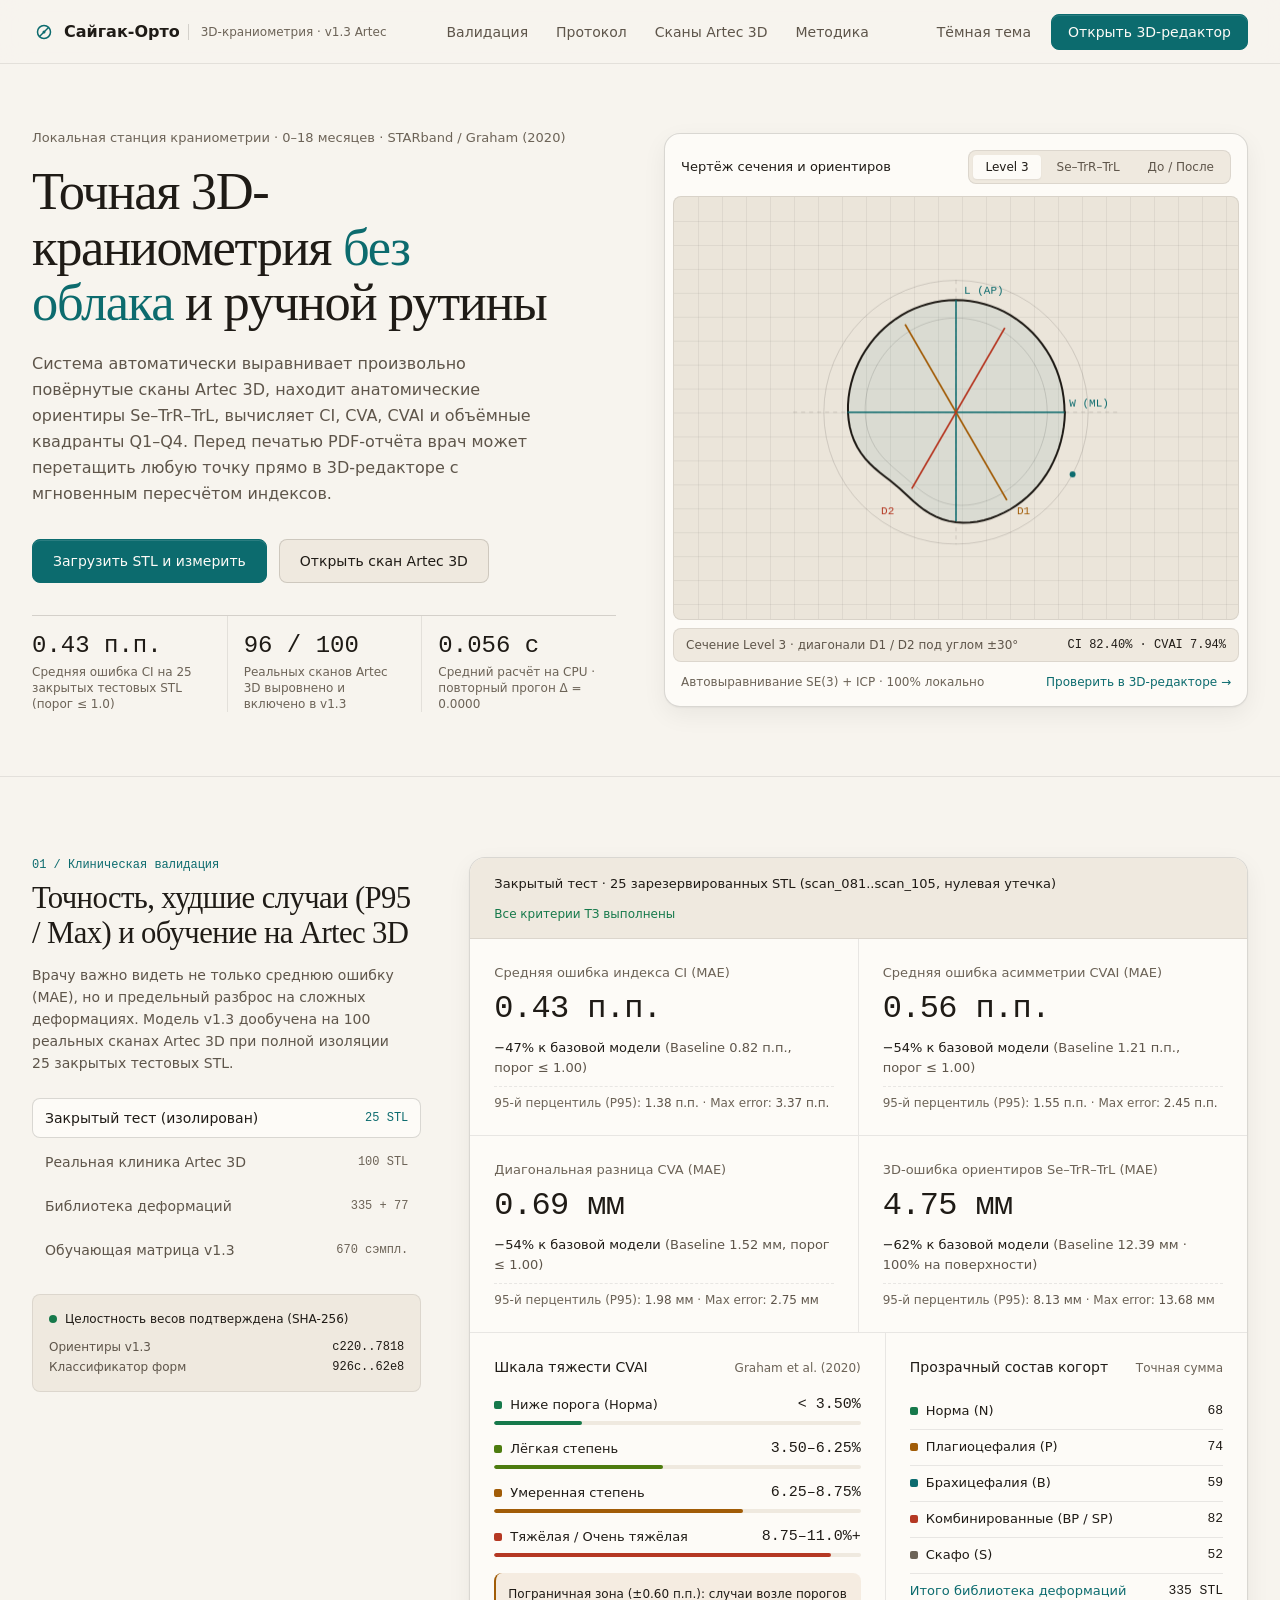
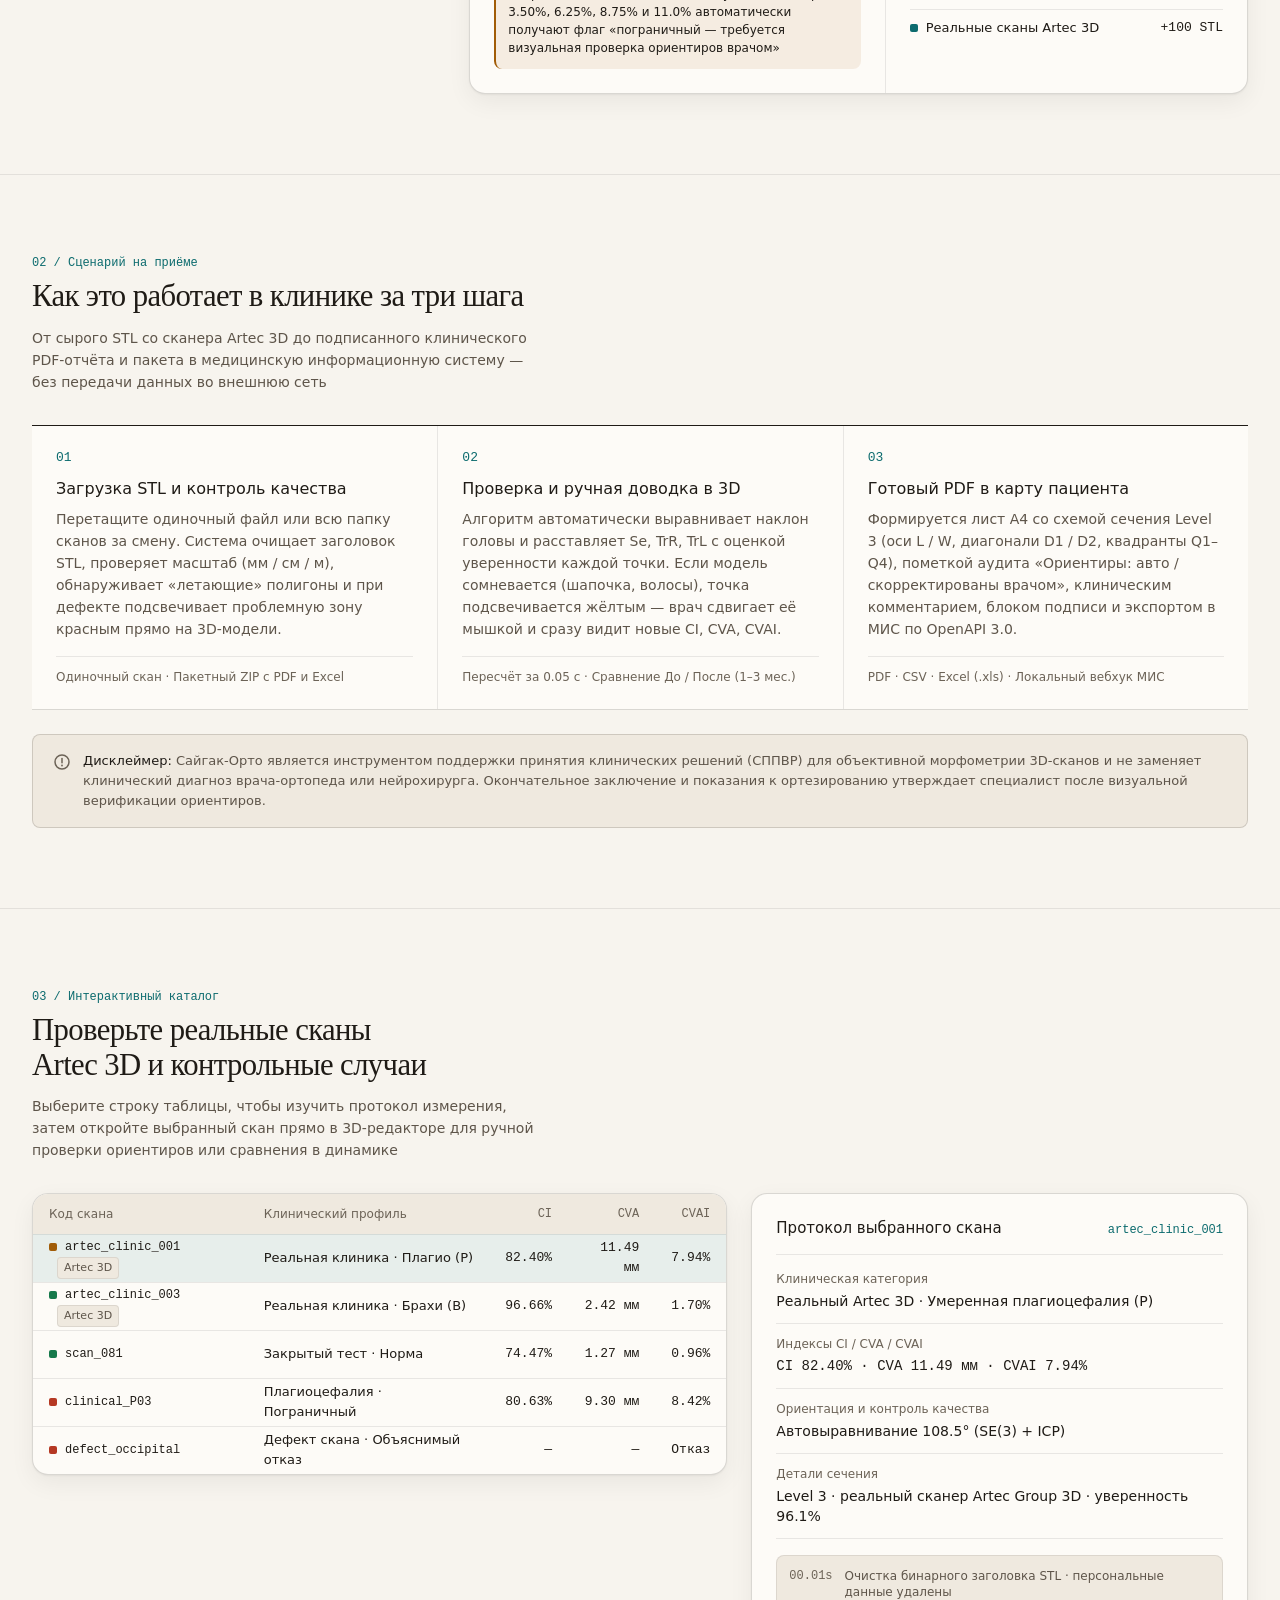
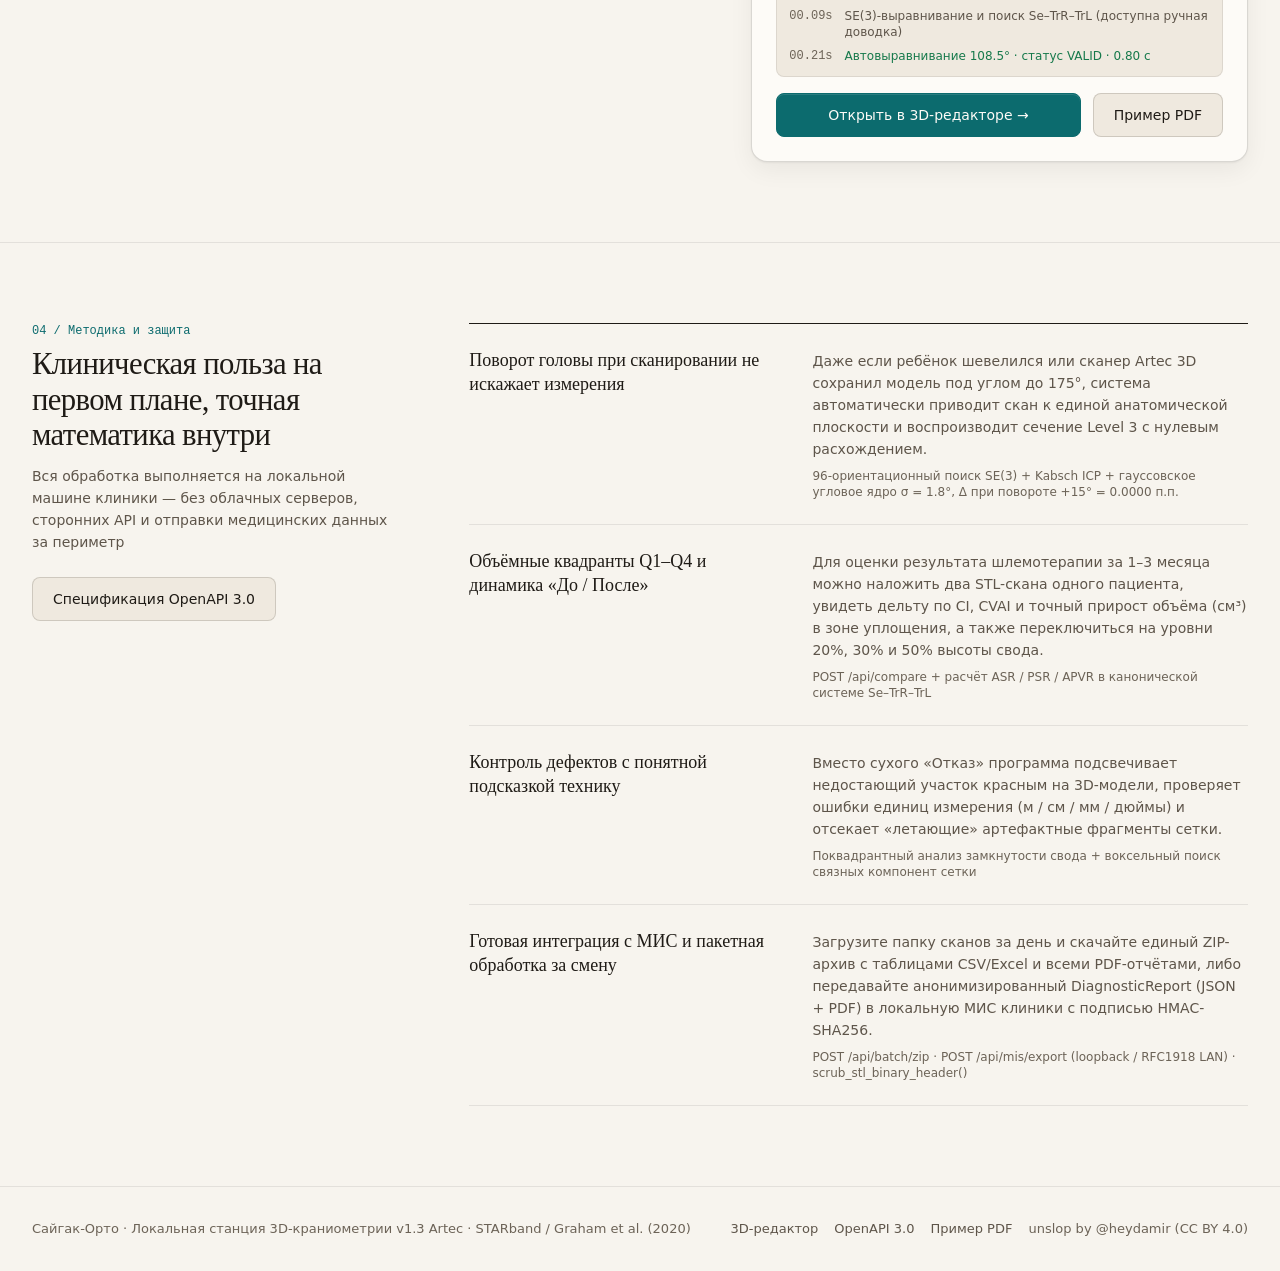
<file: static/welcome.html>
<!DOCTYPE html>
<html lang="ru" data-theme="light">
  <head>
    <meta charset="UTF-8" />
    <meta name="viewport" content="width=device-width, initial-scale=1.0" />
    <meta
      name="description"
      content="Сайгак-Орто — локальная рабочая станция 3D-краниометрии младенцев (0–18 мес.) по протоколу STARband / Graham et al. (2020) с обучением на реальных сканах Artec 3D"
    />
    <title>Сайгак-Орто — 3D-краниометрия младенцев</title>
    <link
      rel="icon"
      type="image/svg+xml"
      href="data:image/svg+xml,%3Csvg xmlns='http://www.w3.org/2000/svg' viewBox='0 0 32 32'%3E%3Crect width='32' height='32' rx='8' fill='%230c6b6e'/%3E%3Ccircle cx='16' cy='16' r='9' fill='none' stroke='%23fdfbf7' stroke-width='2'/%3E%3Cline x1='9.5' y1='22.5' x2='22.5' y2='9.5' stroke='%23e5a93c' stroke-width='2'/%3E%3C/svg%3E"
    />
    <style>
      /* =====================================================================
         SAIGAK-ORTO — UNSLOPPED SWISS CRANIAL ATELIER (9-PASS REDLINE)
         Direction:
           Product:   Local 3D infant craniometry workstation for orthotists
           Character: Calm, exact, clinical warmth
           World:     Warm plaster casts, archival millimeter paper, steel caliper
           Moments:   1) Interactive 3D cranial blueprint plate (#glyph-scene)
                      2) Validation MAE/P95/Max matrix & Graham CVAI scale
           Signature: Precision millimeter caliper mark + hairline ruled ledger
         Credit: unslop by Damir Sokolovsky (@heydamir), CC BY 4.0
         ===================================================================== */

      :root {
        /* Warm neutral ramp (unslop tokens.md Warm Light) */
        --bg-canvas: #f7f4ee;
        --bg-surface: #fdfbf7;
        --bg-recessed: #efe9df;
        --bg-plate: #ebe5da;
        --bg-hover: #eae3d7;
        --bg-header: rgba(247, 244, 238, 0.92);

        /* Three text roles only (WCAG AA/AAA) */
        --ink-primary: #1f1b16;
        --ink-secondary: #5e554a;
        --ink-muted: #6c6357;

        /* Quiet hairlines (primary text at 8% and 14%) */
        --rule-subtle: rgba(31, 27, 22, 0.09);
        --rule-default: rgba(31, 27, 22, 0.16);
        --rule-strong: #1f1b16;

        /* Single clinical accent — Optical Caliper Teal */
        --accent: #0c6b6e;
        --accent-hover: #085154;
        --accent-tint: rgba(12, 107, 110, 0.09);
        --accent-ink: #fdfbf7;

        /* Primary button tokens */
        --btn-primary-bg: #0c6b6e;
        --btn-primary-hover: #085154;
        --btn-primary-ink: #fdfbf7;

        /* Clinical semantics (toned to sit inside the warm ramp) */
        --sem-ok: #16794b;
        --sem-mild: #4d7c0f;
        --sem-warn: #a15c07;
        --sem-warn-bg: rgba(161, 92, 7, 0.09);
        --sem-danger: #b53823;

        /* Soft neutral light shadow (tokens.md Depth) */
        --shadow-card: 0 1px 2px rgba(0, 0, 0, 0.05), 0 8px 24px rgba(0, 0, 0, 0.06);
        --shadow-focus: 0 0 0 2px var(--bg-canvas), 0 0 0 4px var(--accent);

        /* Typography — 100% local, zero CDN, weights 400 / 500 / rare 600 */
        --font-display: "Georgia", "Cambria", "Times New Roman", serif;
        --font-sans: "Segoe UI Variable Text", "Segoe UI", system-ui, -apple-system, sans-serif;
        --font-mono: "Cascadia Mono", "Consolas", "SFMono-Regular", monospace;

        /* Concentric nested radii: inner (8) = outer (16) - padding (8) */
        --r-outer: 16px;
        --r-inner: 8px;
        --r-ctl: 8px;
        --r-tag: 4px;

        /* Single unslop easing curve (tokens.md Motion) */
        --ease: cubic-bezier(0.22, 1, 0.36, 1);

        --container: 1280px;
        --nav-h: 64px;
      }

      [data-theme="dark"] {
        /* Warm dark ramp (unslop tokens.md Warm Dark) */
        --bg-canvas: #161513;
        --bg-surface: #1c1a18;
        --bg-recessed: #262421;
        --bg-plate: #191715;
        --bg-hover: #2d2a26;
        --bg-header: rgba(22, 21, 19, 0.92);

        --ink-primary: #efe9de;
        --ink-secondary: #aaa398;
        --ink-muted: #8a847a;

        --rule-subtle: rgba(239, 233, 222, 0.08);
        --rule-default: rgba(239, 233, 222, 0.15);
        --rule-strong: #efe9de;

        --accent: #4cc38a;
        --accent-hover: #62cf9b;
        --accent-tint: rgba(76, 195, 138, 0.12);
        --accent-ink: #12110f;

        /* Off-white primary button on dark (unslop Pass 2) */
        --btn-primary-bg: #efe9de;
        --btn-primary-hover: #ffffff;
        --btn-primary-ink: #161513;

        --sem-ok: #4cc38a;
        --sem-mild: #a3e635;
        --sem-warn: #e5a93c;
        --sem-warn-bg: rgba(229, 169, 60, 0.12);
        --sem-danger: #e5484d;

        /* No drop shadows on dark: depth from surface steps and hairlines */
        --shadow-card: none;
      }

      *,
      *::before,
      *::after {
        box-sizing: border-box;
      }

      html {
        scroll-behavior: smooth;
        -webkit-font-smoothing: antialiased;
        text-rendering: optimizeLegibility;
      }

      body {
        margin: 0;
        background-color: var(--bg-canvas);
        color: var(--ink-primary);
        font-family: var(--font-sans);
        font-size: 15px;
        line-height: 24px;
        font-weight: 400;
        overflow-x: clip;
      }

      .skip-link {
        position: fixed;
        top: -64px;
        left: 16px;
        z-index: 200;
        padding: 8px 16px;
        background-color: var(--btn-primary-bg);
        color: var(--btn-primary-ink);
        border-radius: var(--r-ctl);
        font-weight: 500;
        font-size: 14px;
        text-decoration: none;
        transition: transform 160ms var(--ease);
      }
      .skip-link:focus {
        top: 12px;
        outline: none;
        box-shadow: var(--shadow-focus);
      }

      :where(a, button, [tabindex="0"]):focus-visible {
        outline: none;
        box-shadow: var(--shadow-focus);
      }

      .container {
        width: 100%;
        max-width: var(--container);
        margin: 0 auto;
        padding-inline: 32px;
      }

      .num {
        font-family: var(--font-mono);
        font-variant-numeric: tabular-nums;
      }

      /* =====================================================================
         QUIET TOP NAVIGATION — LOGO, LINKS, QUIET THEME TEXT, ONE BUTTON
         ===================================================================== */
      .site-header {
        position: sticky;
        top: 0;
        z-index: 80;
        min-height: var(--nav-h);
        background-color: var(--bg-header);
        backdrop-filter: blur(12px);
        -webkit-backdrop-filter: blur(12px);
        border-bottom: 1px solid var(--rule-subtle);
        display: flex;
        align-items: center;
      }

      .header-inner {
        display: flex;
        align-items: center;
        justify-content: space-between;
        gap: 16px;
        flex-wrap: wrap;
        padding-block: 12px;
      }

      /* Flat single-color brand mark + wordmark in main interface family (unslop Pass 7) */
      .brand {
        display: inline-flex;
        align-items: center;
        gap: 8px;
        text-decoration: none;
        color: var(--ink-primary);
        min-width: 0;
      }

      .brand-mark {
        width: 24px;
        height: 24px;
        color: var(--accent);
        display: inline-flex;
        align-items: center;
        justify-content: center;
        flex-shrink: 0;
      }

      .brand-name {
        font-family: var(--font-sans);
        font-size: 16px;
        font-weight: 600;
        letter-spacing: 0;
        line-height: 1;
      }

      .brand-meta {
        font-size: 12px;
        line-height: 16px;
        color: var(--ink-muted);
        border-left: 1px solid var(--rule-default);
        padding-left: 12px;
        white-space: nowrap;
      }

      .nav-list {
        display: flex;
        align-items: center;
        gap: 4px;
        list-style: none;
        margin: 0;
        padding: 0;
        flex-wrap: wrap;
      }

      .nav-list a {
        display: inline-flex;
        align-items: center;
        height: 36px;
        padding: 0 12px;
        border-radius: var(--r-ctl);
        color: var(--ink-secondary);
        text-decoration: none;
        font-size: 14px;
        font-weight: 400;
        transition: color 140ms var(--ease), background-color 140ms var(--ease);
      }

      .nav-list a:hover {
        color: var(--ink-primary);
        background-color: var(--bg-recessed);
      }

      .header-actions {
        display: flex;
        align-items: center;
        gap: 12px;
        flex-wrap: wrap;
      }

      /* Quiet text theme control — keeps header to strictly ONE button */
      .nav-text-action {
        appearance: none;
        border: none;
        background: transparent;
        height: 36px;
        padding: 0 8px;
        border-radius: var(--r-ctl);
        color: var(--ink-secondary);
        font-family: var(--font-sans);
        font-size: 14px;
        font-weight: 400;
        cursor: pointer;
        transition: color 140ms var(--ease), background-color 140ms var(--ease);
      }

      .nav-text-action:hover {
        color: var(--ink-primary);
        background-color: var(--bg-recessed);
      }

      /* Buttons — 4px grid, 8px radius, weight 500, subtle press scale(0.98) */
      .btn {
        display: inline-flex;
        align-items: center;
        justify-content: center;
        gap: 8px;
        height: 44px;
        padding: 0 20px;
        border-radius: var(--r-ctl);
        font-family: var(--font-sans);
        font-size: 14px;
        font-weight: 500;
        line-height: 20px;
        text-decoration: none;
        cursor: pointer;
        border: 1px solid transparent;
        white-space: nowrap;
        transition:
          transform 140ms var(--ease),
          background-color 140ms var(--ease),
          border-color 140ms var(--ease),
          color 140ms var(--ease);
      }

      .btn:active {
        transform: scale(0.98);
      }

      .btn-nav {
        height: 36px;
        padding: 0 16px;
      }

      .btn-primary {
        background-color: var(--btn-primary-bg);
        color: var(--btn-primary-ink);
        border-color: var(--btn-primary-bg);
        box-shadow: inset 0 1px 0 rgba(255, 255, 255, 0.12);
      }

      .btn-primary:hover {
        background-color: var(--btn-primary-hover);
        border-color: var(--btn-primary-hover);
      }

      .btn-secondary {
        background-color: var(--bg-recessed);
        color: var(--ink-primary);
        border-color: var(--rule-default);
      }

      .btn-secondary:hover {
        background-color: var(--bg-hover);
        border-color: var(--ink-secondary);
      }

      /* =====================================================================
         HERO — VERTICALLY CENTERED ASYMMETRIC SPLIT (STRICTLY 2 ACTIONS)
         ===================================================================== */
      .hero {
        padding-top: 64px;
        padding-bottom: 64px;
        border-bottom: 1px solid var(--rule-subtle);
      }

      .hero-grid {
        display: grid;
        grid-template-columns: minmax(0, 6fr) minmax(0, 6fr);
        gap: 48px;
        align-items: center;
      }

      .hero-context {
        font-size: 13px;
        line-height: 20px;
        color: var(--ink-muted);
        margin: 0 0 16px 0;
      }

      .hero-title {
        font-family: var(--font-display);
        font-size: clamp(2.25rem, 4.1vw, 3.5rem);
        font-weight: 500;
        line-height: 1.06;
        letter-spacing: -0.025em;
        margin: 0 0 20px 0;
        color: var(--ink-primary);
        text-wrap: balance;
      }

      .hero-title .accent-word {
        color: var(--accent);
      }

      .hero-lead {
        font-size: 16px;
        line-height: 26px;
        color: var(--ink-secondary);
        max-width: 52ch;
        margin: 0 0 32px 0;
        text-wrap: pretty;
      }

      /* Strictly one primary + one secondary action (unslop Pass 6) */
      .hero-cta-row {
        display: flex;
        align-items: center;
        gap: 12px;
        flex-wrap: wrap;
        margin-bottom: 32px;
      }

      /* Compact ruled telemetry strip (4px grid, weight 500) */
      .hero-ledger {
        display: grid;
        grid-template-columns: repeat(3, minmax(0, 1fr));
        border-top: 1px solid var(--rule-default);
      }

      .ledger-cell {
        padding: 16px 16px 0 0;
        min-width: 0;
      }

      .ledger-cell + .ledger-cell {
        padding-left: 16px;
        border-left: 1px solid var(--rule-subtle);
      }

      .ledger-val {
        font-family: var(--font-mono);
        font-variant-numeric: tabular-nums;
        font-size: 24px;
        font-weight: 500;
        color: var(--ink-primary);
        line-height: 28px;
        margin-bottom: 4px;
      }

      .ledger-lbl {
        font-size: 12px;
        line-height: 16px;
        color: var(--ink-muted);
      }

      /* Signature Moment 1: Concentric Cranial Blueprint Plate (16px outer / 8px pad -> 8px inner) */
      .drafting-plate {
        background-color: var(--bg-surface);
        border: 1px solid var(--rule-default);
        border-radius: var(--r-outer);
        padding: 8px;
        box-shadow: var(--shadow-card);
        display: flex;
        flex-direction: column;
        gap: 8px;
        min-width: 0;
      }

      .plate-header {
        display: flex;
        align-items: center;
        justify-content: space-between;
        gap: 8px;
        flex-wrap: wrap;
        padding: 8px 8px 4px 8px;
      }

      .plate-title {
        font-size: 13px;
        line-height: 20px;
        font-weight: 500;
        color: var(--ink-primary);
      }

      .plate-tabs {
        display: inline-flex;
        gap: 4px;
        background-color: var(--bg-recessed);
        padding: 4px;
        border-radius: var(--r-ctl);
        border: 1px solid var(--rule-subtle);
        flex-wrap: wrap;
      }

      .plate-tab {
        appearance: none;
        border: none;
        background: transparent;
        color: var(--ink-secondary);
        font-family: var(--font-sans);
        font-size: 12px;
        line-height: 16px;
        font-weight: 500;
        padding: 4px 12px;
        border-radius: var(--r-tag);
        cursor: pointer;
        transition:
          background-color 140ms var(--ease),
          color 140ms var(--ease),
          transform 120ms var(--ease);
      }

      .plate-tab:hover {
        color: var(--ink-primary);
      }

      .plate-tab:active {
        transform: scale(0.98);
      }

      .plate-tab.is-active {
        background-color: var(--bg-surface);
        color: var(--ink-primary);
        box-shadow: 0 1px 2px rgba(0, 0, 0, 0.06);
      }

      .plate-stage {
        position: relative;
        width: 100%;
        aspect-ratio: 4 / 3;
        min-height: 300px;
        border-radius: var(--r-inner);
        border: 1px solid var(--rule-subtle);
        background-color: var(--bg-plate);
        overflow: hidden;
      }

      #glyph-scene {
        width: 100%;
        height: 100%;
        display: block;
      }

      .plate-caption-bar {
        display: flex;
        align-items: center;
        justify-content: space-between;
        gap: 8px;
        flex-wrap: wrap;
        padding: 8px 12px;
        border-radius: var(--r-inner);
        background-color: var(--bg-recessed);
        border: 1px solid var(--rule-subtle);
        font-size: 12px;
        line-height: 16px;
        color: var(--ink-secondary);
      }

      .plate-caption-bar strong {
        color: var(--ink-primary);
        font-family: var(--font-mono);
        font-variant-numeric: tabular-nums;
        font-weight: 500;
      }

      .plate-footer {
        display: flex;
        align-items: center;
        justify-content: space-between;
        gap: 12px;
        flex-wrap: wrap;
        padding: 4px 8px 8px 8px;
        font-size: 12px;
        line-height: 16px;
        color: var(--ink-muted);
      }

      .plate-footer a {
        color: var(--accent);
        font-weight: 500;
        text-decoration: none;
      }

      .plate-footer a:hover {
        text-decoration: underline;
        text-underline-offset: 4px;
      }

      /* =====================================================================
         EDITORIAL CHAPTERS — STRICT 4PX SPACING RHYTHM (80PX SECTION BREATH)
         ===================================================================== */
      .chapter {
        padding-block: 80px;
        border-bottom: 1px solid var(--rule-subtle);
      }

      .chapter-grid {
        display: grid;
        grid-template-columns: minmax(0, 4fr) minmax(0, 8fr);
        gap: 48px;
        align-items: start;
      }

      .chapter-rail {
        position: sticky;
        top: calc(var(--nav-h) + 24px);
        min-width: 0;
      }

      .chapter-index {
        font-family: var(--font-mono);
        font-variant-numeric: tabular-nums;
        font-size: 12px;
        line-height: 16px;
        font-weight: 500;
        color: var(--accent);
        margin-bottom: 8px;
      }

      .chapter-title {
        font-family: var(--font-display);
        font-size: clamp(1.5rem, 2.4vw, 2rem);
        font-weight: 500;
        line-height: 1.15;
        letter-spacing: -0.02em;
        margin: 0 0 12px 0;
        text-wrap: balance;
      }

      .chapter-desc {
        font-size: 14px;
        line-height: 22px;
        color: var(--ink-secondary);
        margin: 0 0 24px 0;
        max-width: 42ch;
        text-wrap: pretty;
      }

      .cohort-nav {
        display: flex;
        flex-direction: column;
        gap: 4px;
        margin-bottom: 24px;
      }

      .cohort-btn {
        appearance: none;
        width: 100%;
        height: 40px;
        text-align: left;
        display: flex;
        align-items: center;
        justify-content: space-between;
        gap: 12px;
        padding: 0 12px;
        border-radius: var(--r-ctl);
        border: 1px solid transparent;
        background: transparent;
        color: var(--ink-secondary);
        font-family: var(--font-sans);
        font-size: 14px;
        font-weight: 400;
        cursor: pointer;
        transition:
          background-color 140ms var(--ease),
          border-color 140ms var(--ease),
          color 140ms var(--ease),
          transform 120ms var(--ease);
      }

      .cohort-btn:hover {
        background-color: var(--bg-recessed);
        color: var(--ink-primary);
      }

      .cohort-btn:active {
        transform: scale(0.99);
      }

      .cohort-btn.is-active {
        background-color: var(--bg-surface);
        border-color: var(--rule-default);
        color: var(--ink-primary);
        font-weight: 500;
      }

      .cohort-btn .num {
        font-size: 12px;
        color: var(--ink-muted);
      }

      .cohort-btn.is-active .num {
        color: var(--accent);
      }

      /* Quiet SHA-256 weight verification ledger */
      .integrity-ledger {
        padding: 16px;
        border-radius: var(--r-inner);
        background-color: var(--bg-recessed);
        border: 1px solid var(--rule-subtle);
        font-size: 12px;
        line-height: 16px;
        color: var(--ink-secondary);
      }

      .integrity-head {
        display: flex;
        align-items: center;
        gap: 8px;
        font-weight: 500;
        color: var(--ink-primary);
        margin-bottom: 8px;
      }

      .integrity-dot {
        width: 8px;
        height: 8px;
        border-radius: 4px;
        background-color: var(--sem-ok);
        flex-shrink: 0;
      }

      .integrity-row {
        display: flex;
        justify-content: space-between;
        gap: 8px;
        padding-top: 4px;
      }

      .integrity-row code {
        font-family: var(--font-mono);
        font-size: 12px;
        color: var(--ink-primary);
      }

      /* Signature Moment 2: Swiss 2x2 Validation Sheet */
      .validation-sheet {
        background-color: var(--bg-surface);
        border: 1px solid var(--rule-default);
        border-radius: var(--r-outer);
        overflow: hidden;
        box-shadow: var(--shadow-card);
        min-width: 0;
      }

      .sheet-topbar {
        display: flex;
        align-items: center;
        justify-content: space-between;
        gap: 12px;
        flex-wrap: wrap;
        padding: 16px 24px;
        background-color: var(--bg-recessed);
        border-bottom: 1px solid var(--rule-subtle);
      }

      .sheet-heading {
        font-size: 13px;
        line-height: 20px;
        font-weight: 500;
        color: var(--ink-primary);
      }

      .sheet-status {
        font-size: 12px;
        line-height: 16px;
        font-weight: 500;
        color: var(--sem-ok);
      }

      .metric-matrix {
        display: grid;
        grid-template-columns: repeat(2, minmax(0, 1fr));
      }

      .metric-cell {
        padding: 24px;
        border-bottom: 1px solid var(--rule-subtle);
        min-width: 0;
      }

      .metric-cell:nth-child(odd) {
        border-right: 1px solid var(--rule-subtle);
      }

      .metric-label {
        font-size: 13px;
        line-height: 20px;
        font-weight: 400;
        color: var(--ink-muted);
        margin-bottom: 8px;
      }

      .metric-value {
        font-family: var(--font-mono);
        font-variant-numeric: tabular-nums;
        font-size: 32px;
        font-weight: 500;
        letter-spacing: -0.02em;
        line-height: 1.1;
        color: var(--ink-primary);
        margin-bottom: 12px;
      }

      .metric-sub {
        font-size: 13px;
        line-height: 20px;
        color: var(--ink-secondary);
      }

      .metric-sub strong {
        color: var(--ink-primary);
        font-weight: 500;
      }

      .metric-worst {
        margin-top: 8px;
        padding-top: 8px;
        border-top: 1px dashed var(--rule-subtle);
        font-size: 12px;
        line-height: 16px;
        color: var(--ink-muted);
      }

      .metric-worst strong {
        color: var(--ink-secondary);
        font-weight: 500;
      }

      .sheet-lower {
        display: grid;
        grid-template-columns: minmax(0, 1.15fr) minmax(0, 1fr);
      }

      .scale-panel {
        padding: 24px;
        border-right: 1px solid var(--rule-subtle);
        min-width: 0;
      }

      .cohort-panel {
        padding: 24px;
        min-width: 0;
      }

      .subpanel-title {
        display: flex;
        align-items: baseline;
        justify-content: space-between;
        gap: 8px;
        margin-bottom: 16px;
      }

      .subpanel-title h3 {
        margin: 0;
        font-size: 14px;
        line-height: 20px;
        font-weight: 500;
        color: var(--ink-primary);
      }

      .subpanel-title span {
        font-size: 12px;
        line-height: 16px;
        color: var(--ink-muted);
      }

      .cvai-track-list {
        display: flex;
        flex-direction: column;
        gap: 12px;
      }

      .cvai-item {
        display: grid;
        grid-template-columns: minmax(0, 1fr) auto;
        gap: 4px 12px;
        align-items: center;
      }

      .cvai-name {
        display: inline-flex;
        align-items: center;
        gap: 8px;
        font-size: 13px;
        line-height: 20px;
        color: var(--ink-primary);
      }

      .dot {
        width: 8px;
        height: 8px;
        border-radius: 2px;
        flex-shrink: 0;
      }

      .cvai-bar {
        grid-column: 1 / -1;
        height: 4px;
        border-radius: 2px;
        background-color: var(--bg-recessed);
        overflow: hidden;
      }

      .cvai-fill {
        height: 100%;
        border-radius: 2px;
      }

      .borderline-note {
        margin-top: 16px;
        padding: 12px;
        border-radius: var(--r-ctl);
        background-color: var(--sem-warn-bg);
        border-left: 2px solid var(--sem-warn);
        font-size: 12px;
        line-height: 18px;
        color: var(--ink-primary);
      }

      .borderline-note strong {
        font-weight: 500;
      }

      .cohort-table {
        width: 100%;
        border-collapse: collapse;
        font-size: 13px;
        line-height: 20px;
      }

      .cohort-table td {
        height: 36px;
        padding: 0;
        border-bottom: 1px solid var(--rule-subtle);
      }

      .cohort-table tr:last-child td {
        border-bottom: none;
      }

      .cohort-table a {
        color: var(--ink-primary);
        text-decoration: none;
        display: inline-flex;
        align-items: center;
        gap: 8px;
        font-weight: 400;
      }

      .cohort-table a:hover {
        color: var(--accent);
      }

      .cohort-table td.num {
        text-align: right;
        font-weight: 500;
        color: var(--ink-primary);
      }

      .cohort-sum-row td {
        font-weight: 500;
        color: var(--accent);
        border-top: 1px solid var(--rule-default);
      }

      /* =====================================================================
         CHAPTER 02 — 3-STEP CLINICAL PROTOCOL
         ===================================================================== */
      .chapter-intro {
        max-width: 60ch;
        margin-bottom: 32px;
      }

      .chapter-intro .chapter-desc {
        max-width: 58ch;
        margin-bottom: 0;
      }

      .workflow-strip {
        display: grid;
        grid-template-columns: repeat(3, minmax(0, 1fr));
        border-top: 1px solid var(--rule-strong);
        border-bottom: 1px solid var(--rule-default);
        background-color: var(--bg-surface);
      }

      .wf-step {
        padding: 24px;
        display: flex;
        flex-direction: column;
        justify-content: space-between;
        gap: 16px;
        min-width: 0;
      }

      .wf-step + .wf-step {
        border-left: 1px solid var(--rule-subtle);
      }

      .wf-num {
        font-family: var(--font-mono);
        font-variant-numeric: tabular-nums;
        font-size: 13px;
        line-height: 16px;
        font-weight: 500;
        color: var(--accent);
        margin-bottom: 12px;
      }

      .wf-title {
        font-size: 16px;
        font-weight: 500;
        line-height: 22px;
        color: var(--ink-primary);
        margin: 0 0 8px 0;
      }

      .wf-body {
        font-size: 14px;
        line-height: 22px;
        color: var(--ink-secondary);
        margin: 0;
      }

      .wf-meta {
        padding-top: 12px;
        border-top: 1px solid var(--rule-subtle);
        font-size: 12px;
        line-height: 16px;
        color: var(--ink-muted);
      }

      .disclaimer-bar {
        margin-top: 24px;
        padding: 16px 20px;
        border-radius: var(--r-inner);
        background-color: var(--bg-recessed);
        border: 1px solid var(--rule-default);
        display: flex;
        align-items: flex-start;
        gap: 12px;
        font-size: 13px;
        line-height: 20px;
        color: var(--ink-secondary);
      }

      .disclaimer-bar strong {
        color: var(--ink-primary);
        font-weight: 500;
      }

      /* =====================================================================
         CHAPTER 03 — INTERACTIVE CLINICAL CASE INSPECTOR
         ===================================================================== */
      .inspector-grid {
        display: grid;
        grid-template-columns: minmax(0, 7fr) minmax(0, 5fr);
        gap: 24px;
        align-items: start;
      }

      .table-shell {
        background-color: var(--bg-surface);
        border: 1px solid var(--rule-default);
        border-radius: var(--r-outer);
        overflow-x: auto;
        box-shadow: var(--shadow-card);
      }

      .cases-table {
        width: 100%;
        border-collapse: collapse;
        font-size: 13px;
        line-height: 20px;
      }

      .cases-table th {
        text-align: left;
        height: 40px;
        padding: 0 16px;
        font-size: 12px;
        font-weight: 500;
        color: var(--ink-muted);
        background-color: var(--bg-recessed);
        border-bottom: 1px solid var(--rule-subtle);
        white-space: nowrap;
      }

      .cases-table th.num,
      .cases-table td.num {
        text-align: right;
      }

      .cases-table tbody tr {
        cursor: pointer;
        border-bottom: 1px solid var(--rule-subtle);
        transition: background-color 140ms var(--ease);
      }

      .cases-table tbody tr:last-child {
        border-bottom: none;
      }

      .cases-table tbody tr:hover {
        background-color: var(--bg-hover);
      }

      .cases-table tbody tr.is-selected {
        background-color: var(--accent-tint);
      }

      .cases-table td {
        height: 48px;
        padding: 0 16px;
        vertical-align: middle;
      }

      .case-id {
        display: inline-flex;
        align-items: center;
        gap: 8px;
        font-family: var(--font-mono);
        font-size: 12px;
        font-weight: 500;
        color: var(--ink-primary);
      }

      .tag-chip {
        display: inline-block;
        margin-left: 8px;
        padding: 2px 6px;
        border-radius: var(--r-tag);
        font-size: 11px;
        line-height: 16px;
        font-weight: 500;
        font-family: var(--font-sans);
        background-color: var(--bg-recessed);
        border: 1px solid var(--rule-subtle);
        color: var(--ink-secondary);
      }

      .protocol-card {
        background-color: var(--bg-surface);
        border: 1px solid var(--rule-default);
        border-radius: var(--r-outer);
        padding: 24px;
        box-shadow: var(--shadow-card);
        min-width: 0;
      }

      .protocol-top {
        display: flex;
        align-items: baseline;
        justify-content: space-between;
        gap: 12px;
        padding-bottom: 12px;
        border-bottom: 1px solid var(--rule-subtle);
        margin-bottom: 16px;
      }

      .protocol-top h3 {
        margin: 0;
        font-size: 15px;
        line-height: 20px;
        font-weight: 500;
      }

      .kv-grid {
        display: flex;
        flex-direction: column;
        gap: 12px;
        margin-bottom: 16px;
      }

      .kv-row {
        display: flex;
        flex-direction: column;
        gap: 4px;
        padding-bottom: 12px;
        border-bottom: 1px solid var(--rule-subtle);
      }

      .kv-k {
        font-size: 12px;
        line-height: 16px;
        color: var(--ink-muted);
      }

      .kv-v {
        font-size: 14px;
        line-height: 20px;
        font-weight: 500;
        color: var(--ink-primary);
      }

      .audit-trace {
        padding: 12px;
        border-radius: var(--r-inner);
        background-color: var(--bg-recessed);
        border: 1px solid var(--rule-subtle);
        font-size: 12px;
        line-height: 16px;
        color: var(--ink-secondary);
        display: flex;
        flex-direction: column;
        gap: 8px;
        margin-bottom: 16px;
      }

      .trace-line {
        display: flex;
        gap: 12px;
      }

      .trace-ts {
        font-family: var(--font-mono);
        color: var(--ink-muted);
        flex-shrink: 0;
      }

      .trace-ok {
        color: var(--sem-ok);
        font-weight: 500;
      }

      .protocol-actions {
        display: flex;
        gap: 12px;
        flex-wrap: wrap;
      }

      .protocol-actions .btn-primary {
        flex: 1 1 180px;
      }

      /* =====================================================================
         CHAPTER 04 — METHODOLOGY & PRIVACY
         ===================================================================== */
      .arch-list {
        border-top: 1px solid var(--rule-strong);
      }

      .arch-row {
        display: grid;
        grid-template-columns: minmax(0, 5fr) minmax(0, 7fr);
        gap: 16px 32px;
        padding: 24px 0;
        border-bottom: 1px solid var(--rule-subtle);
        align-items: baseline;
      }

      .arch-benefit {
        font-family: var(--font-display);
        font-size: 18px;
        font-weight: 500;
        line-height: 24px;
        color: var(--ink-primary);
        margin: 0;
      }

      .arch-detail {
        font-size: 14px;
        line-height: 22px;
        color: var(--ink-secondary);
        margin: 0;
      }

      .arch-spec {
        display: block;
        margin-top: 8px;
        font-size: 12px;
        line-height: 16px;
        color: var(--ink-muted);
      }

      /* =====================================================================
         FOOTER
         ===================================================================== */
      .site-footer {
        padding-block: 32px;
        font-size: 13px;
        line-height: 20px;
        color: var(--ink-muted);
      }

      .footer-inner {
        display: flex;
        align-items: center;
        justify-content: space-between;
        gap: 16px;
        flex-wrap: wrap;
      }

      .footer-links {
        display: flex;
        align-items: center;
        gap: 16px;
        flex-wrap: wrap;
      }

      .footer-links a {
        color: var(--ink-secondary);
        text-decoration: none;
      }

      .footer-links a:hover {
        color: var(--accent);
        text-decoration: underline;
      }

      /* One short fade and rise entrance on load (unslop Pass 9) */
      @keyframes riseIn {
        from {
          opacity: 0;
          transform: translateY(8px);
        }
        to {
          opacity: 1;
          transform: translateY(0);
        }
      }

      .reveal-1 {
        animation: riseIn 360ms var(--ease) both;
      }
      .reveal-2 {
        animation: riseIn 420ms var(--ease) 60ms both;
      }

      @media (prefers-reduced-motion: reduce) {
        html {
          scroll-behavior: auto;
        }
        .reveal-1,
        .reveal-2 {
          animation: none;
        }
        .btn,
        .plate-tab,
        .cohort-btn {
          transition-duration: 0ms;
        }
      }

      /* =====================================================================
         RESPONSIVE BREAKPOINTS (1024px & 390px HORIZONTAL OVERFLOW = 0)
         ===================================================================== */
      @media (max-width: 1060px) {
        .container {
          padding-inline: 24px;
        }
        .hero {
          padding-top: 48px;
          padding-bottom: 48px;
        }
        .chapter {
          padding-block: 56px;
        }
        .hero-grid,
        .chapter-grid,
        .inspector-grid,
        .sheet-lower,
        .arch-row {
          grid-template-columns: minmax(0, 1fr);
          gap: 32px;
        }
        .chapter-rail {
          position: static;
        }
        .cohort-nav {
          flex-direction: row;
          flex-wrap: wrap;
        }
        .cohort-btn {
          width: auto;
          flex: 1 1 180px;
        }
        .scale-panel {
          border-right: none;
          border-bottom: 1px solid var(--rule-subtle);
        }
        .workflow-strip {
          grid-template-columns: minmax(0, 1fr);
        }
        .wf-step + .wf-step {
          border-left: none;
          border-top: 1px solid var(--rule-subtle);
        }
      }

      @media (max-width: 680px) {
        .container {
          padding-inline: 16px;
        }
        .site-header {
          position: static;
        }
        .header-inner {
          gap: 8px;
          padding-block: 8px;
        }
        .nav-list a {
          height: 32px;
          padding: 0 8px;
          font-size: 13px;
        }
        .brand-meta {
          display: none;
        }
        .hero {
          padding-top: 32px;
          padding-bottom: 40px;
        }
        .hero-ledger,
        .metric-matrix {
          grid-template-columns: minmax(0, 1fr);
        }
        .ledger-cell + .ledger-cell {
          padding-left: 0;
          border-left: none;
          border-top: 1px solid var(--rule-subtle);
          margin-top: 12px;
        }
        .metric-cell:nth-child(odd) {
          border-right: none;
        }
      }
    </style>
  </head>
  <body>
    <a href="#main-content" class="skip-link">Перейти к содержанию</a>

    <!-- Quiet Top Navigation Bar -->
    <header class="site-header">
      <div class="container header-inner">
        <a href="/" class="brand">
          <span class="brand-mark" aria-hidden="true">
            <svg width="18" height="18" viewBox="0 0 18 18" fill="none">
              <circle cx="9" cy="9" r="6.5" stroke="currentColor" stroke-width="1.5" />
              <line x1="4.5" y1="13.5" x2="13.5" y2="4.5" stroke="currentColor" stroke-width="1.5" />
              <circle cx="9" cy="9" r="1.5" fill="currentColor" />
            </svg>
          </span>
          <span class="brand-name">Сайгак-Орто</span>
          <span class="brand-meta">3D-краниометрия · v1.3 Artec</span>
        </a>

        <nav aria-label="Разделы страницы">
          <ul class="nav-list">
            <li><a href="#validation">Валидация</a></li>
            <li><a href="#workflow">Протокол</a></li>
            <li><a href="#inspector">Сканы Artec 3D</a></li>
            <li><a href="#architecture">Методика</a></li>
          </ul>
        </nav>

        <div class="header-actions">
          <button
            type="button"
            class="nav-text-action"
            id="themeToggleBtn"
            aria-label="Переключить светлую и тёмную тему"
          >
            Тёмная тема
          </button>
          <a href="/cockpit" class="btn btn-primary btn-nav">Открыть 3D-редактор</a>
        </div>
      </div>
    </header>

    <main id="main-content">
      <!-- HERO SECTION -->
      <section class="hero">
        <div class="container hero-grid">
          <div class="reveal-1">
            <p class="hero-context">Локальная станция краниометрии · 0–18 месяцев · STARband / Graham (2020)</p>

            <h1 class="hero-title">
              Точная 3D-краниометрия <span class="accent-word">без облака</span> и ручной рутины
            </h1>

            <p class="hero-lead">
              Система автоматически выравнивает произвольно повёрнутые сканы Artec 3D, находит
              анатомические ориентиры Se–TrR–TrL, вычисляет CI, CVA, CVAI и объёмные квадранты Q1–Q4.
              Перед печатью PDF-отчёта врач может перетащить любую точку прямо в 3D-редакторе с
              мгновенным пересчётом индексов.
            </p>

            <div class="hero-cta-row">
              <a href="/cockpit" class="btn btn-primary">Загрузить STL и измерить</a>
              <a href="/cockpit?scan=artec_clinic_001.stl" class="btn btn-secondary">
                Открыть скан Artec 3D
              </a>
            </div>

            <div class="hero-ledger" aria-label="Ключевые показатели точности и скорости">
              <div class="ledger-cell">
                <div class="ledger-val">0.43 п.п.</div>
                <div class="ledger-lbl">Средняя ошибка CI на 25 закрытых тестовых STL (порог ≤ 1.0)</div>
              </div>
              <div class="ledger-cell">
                <div class="ledger-val">96 / 100</div>
                <div class="ledger-lbl">Реальных сканов Artec 3D выровнено и включено в v1.3</div>
              </div>
              <div class="ledger-cell">
                <div class="ledger-val">0.056 с</div>
                <div class="ledger-lbl">Средний расчёт на CPU · повторный прогон Δ = 0.0000</div>
              </div>
            </div>
          </div>

          <!-- Signature Moment 1: Interactive 3D Cranial Blueprint Plate -->
          <div class="drafting-plate reveal-2" aria-label="Интерактивный чертёж 3D-краниометрии">
            <div class="plate-header">
              <span class="plate-title">Чертёж сечения и ориентиров</span>
              <div class="plate-tabs" role="tablist" aria-label="Режим отображения чертежа">
                <button
                  type="button"
                  class="plate-tab is-active"
                  role="tab"
                  aria-selected="true"
                  data-scene="level3"
                >
                  Level 3
                </button>
                <button
                  type="button"
                  class="plate-tab"
                  role="tab"
                  aria-selected="false"
                  data-scene="landmarks"
                >
                  Se–TrR–TrL
                </button>
                <button
                  type="button"
                  class="plate-tab"
                  role="tab"
                  aria-selected="false"
                  data-scene="compare"
                >
                  До / После
                </button>
              </div>
            </div>

            <div class="plate-stage">
              <canvas
                id="glyph-scene"
                width="560"
                height="420"
                aria-label="Схема свода черепа, плоскости Level 3, диагоналей D1 и D2 и ориентиров Se, TrR, TrL"
              ></canvas>
            </div>

            <div class="plate-caption-bar" id="plateCaptionBar">
              <span id="plateModeLabel">Сечение Level 3 · диагонали D1 / D2 под углом ±30°</span>
              <strong id="plateModeStat">CI 82.40% · CVAI 7.94%</strong>
            </div>

            <div class="plate-footer">
              <span>Автовыравнивание SE(3) + ICP · 100% локально</span>
              <a href="/cockpit?scan=artec_clinic_001.stl">Проверить в 3D-редакторе →</a>
            </div>
          </div>
        </div>
      </section>

      <!-- CHAPTER 01: CLINICAL VALIDATION & ARTEC 3D RETRAINING -->
      <section id="validation" class="chapter">
        <div class="container chapter-grid">
          <div class="chapter-rail">
            <div class="chapter-index">01 / Клиническая валидация</div>
            <h2 class="chapter-title">Точность, худшие случаи (P95 / Max) и обучение на Artec 3D</h2>
            <p class="chapter-desc">
              Врачу важно видеть не только среднюю ошибку (MAE), но и предельный разброс на сложных
              деформациях. Модель v1.3 дообучена на 100 реальных сканах Artec 3D при полной изоляции
              25 закрытых тестовых STL.
            </p>

            <div class="cohort-nav" role="tablist" aria-label="Выбор когорты валидации">
              <button type="button" class="cohort-btn is-active" role="tab" aria-selected="true" data-cohort="test">
                <span>Закрытый тест (изолирован)</span>
                <span class="num">25 STL</span>
              </button>
              <button type="button" class="cohort-btn" role="tab" aria-selected="false" data-cohort="artec">
                <span>Реальная клиника Artec 3D</span>
                <span class="num">100 STL</span>
              </button>
              <button type="button" class="cohort-btn" role="tab" aria-selected="false" data-cohort="deform">
                <span>Библиотека деформаций</span>
                <span class="num">335 + 77</span>
              </button>
              <button type="button" class="cohort-btn" role="tab" aria-selected="false" data-cohort="train">
                <span>Обучающая матрица v1.3</span>
                <span class="num">670 сэмпл.</span>
              </button>
            </div>

            <div class="integrity-ledger" aria-label="Проверка целостности весов ML-моделей">
              <div class="integrity-head">
                <span class="integrity-dot" aria-hidden="true"></span>
                <span>Целостность весов подтверждена (SHA-256)</span>
              </div>
              <div class="integrity-row">
                <span>Ориентиры v1.3</span>
                <code>c220..7818</code>
              </div>
              <div class="integrity-row">
                <span>Классификатор форм</span>
                <code>926c..62e8</code>
              </div>
            </div>
          </div>

          <div class="validation-sheet" aria-live="polite">
            <div class="sheet-topbar">
              <span class="sheet-heading" id="cohortHeading">
                Закрытый тест · 25 зарезервированных STL (scan_081..scan_105, нулевая утечка)
              </span>
              <span class="sheet-status">Все критерии ТЗ выполнены</span>
            </div>

            <div class="metric-matrix">
              <div class="metric-cell">
                <div class="metric-label" id="m1Label">Средняя ошибка индекса CI (MAE)</div>
                <div class="metric-value" id="m1Val">0.43 п.п.</div>
                <div class="metric-sub" id="m1Sub">
                  <strong>−47% к базовой модели</strong> (Baseline 0.82 п.п., порог ≤ 1.00)
                </div>
                <div class="metric-worst" id="m1Worst">
                  95-й перцентиль (P95): <strong>1.38 п.п.</strong> · Max error: <strong>3.37 п.п.</strong>
                </div>
              </div>

              <div class="metric-cell">
                <div class="metric-label" id="m2Label">Средняя ошибка асимметрии CVAI (MAE)</div>
                <div class="metric-value" id="m2Val">0.56 п.п.</div>
                <div class="metric-sub" id="m2Sub">
                  <strong>−54% к базовой модели</strong> (Baseline 1.21 п.п., порог ≤ 1.00)
                </div>
                <div class="metric-worst" id="m2Worst">
                  95-й перцентиль (P95): <strong>1.55 п.п.</strong> · Max error: <strong>2.45 п.п.</strong>
                </div>
              </div>

              <div class="metric-cell">
                <div class="metric-label" id="m3Label">Диагональная разница CVA (MAE)</div>
                <div class="metric-value" id="m3Val">0.69 мм</div>
                <div class="metric-sub" id="m3Sub">
                  <strong>−54% к базовой модели</strong> (Baseline 1.52 мм, порог ≤ 1.00)
                </div>
                <div class="metric-worst" id="m3Worst">
                  95-й перцентиль (P95): <strong>1.98 мм</strong> · Max error: <strong>2.75 мм</strong>
                </div>
              </div>

              <div class="metric-cell">
                <div class="metric-label" id="m4Label">3D-ошибка ориентиров Se–TrR–TrL (MAE)</div>
                <div class="metric-value" id="m4Val">4.75 мм</div>
                <div class="metric-sub" id="m4Sub">
                  <strong>−62% к базовой модели</strong> (Baseline 12.39 мм · 100% на поверхности)
                </div>
                <div class="metric-worst" id="m4Worst">
                  95-й перцентиль (P95): <strong>8.13 мм</strong> · Max error: <strong>13.68 мм</strong>
                </div>
              </div>
            </div>

            <div class="sheet-lower">
              <div class="scale-panel">
                <div class="subpanel-title">
                  <h3>Шкала тяжести CVAI</h3>
                  <span>Graham et al. (2020)</span>
                </div>
                <div class="cvai-track-list">
                  <div class="cvai-item">
                    <span class="cvai-name"><span class="dot" style="background: var(--sem-ok)"></span>Ниже порога (Норма)</span>
                    <span class="num">&lt; 3.50%</span>
                    <div class="cvai-bar"><div class="cvai-fill" style="width: 24%; background: var(--sem-ok)"></div></div>
                  </div>
                  <div class="cvai-item">
                    <span class="cvai-name"><span class="dot" style="background: var(--sem-mild)"></span>Лёгкая степень</span>
                    <span class="num">3.50–6.25%</span>
                    <div class="cvai-bar"><div class="cvai-fill" style="width: 46%; background: var(--sem-mild)"></div></div>
                  </div>
                  <div class="cvai-item">
                    <span class="cvai-name"><span class="dot" style="background: var(--sem-warn)"></span>Умеренная степень</span>
                    <span class="num">6.25–8.75%</span>
                    <div class="cvai-bar"><div class="cvai-fill" style="width: 68%; background: var(--sem-warn)"></div></div>
                  </div>
                  <div class="cvai-item">
                    <span class="cvai-name"><span class="dot" style="background: var(--sem-danger)"></span>Тяжёлая / Очень тяжёлая</span>
                    <span class="num">8.75–11.0%+</span>
                    <div class="cvai-bar"><div class="cvai-fill" style="width: 92%; background: var(--sem-danger)"></div></div>
                  </div>
                </div>
                <div class="borderline-note">
                  <strong>Пограничная зона (±0.60 п.п.):</strong> случаи возле порогов 3.50%, 6.25%,
                  8.75% и 11.0% автоматически получают флаг «пограничный — требуется визуальная
                  проверка ориентиров врачом»
                </div>
              </div>

              <div class="cohort-panel">
                <div class="subpanel-title">
                  <h3>Прозрачный состав когорт</h3>
                  <span>Точная сумма</span>
                </div>
                <table class="cohort-table" aria-label="Точная раскладка профилей деформаций">
                  <tbody>
                    <tr>
                      <td>
                        <a href="/cockpit?scan=clinical_normal_N01.stl">
                          <span class="dot" style="background: var(--sem-ok)"></span>Норма (N)
                        </a>
                      </td>
                      <td class="num">68</td>
                    </tr>
                    <tr>
                      <td>
                        <a href="/cockpit?scan=clinical_severe_plagio_P03.stl">
                          <span class="dot" style="background: var(--sem-warn)"></span>Плагиоцефалия (P)
                        </a>
                      </td>
                      <td class="num">74</td>
                    </tr>
                    <tr>
                      <td>
                        <a href="/cockpit?scan=clinical_brachycephaly_B01.stl">
                          <span class="dot" style="background: var(--accent)"></span>Брахицефалия (B)
                        </a>
                      </td>
                      <td class="num">59</td>
                    </tr>
                    <tr>
                      <td>
                        <a href="/cockpit?scan=clinical_moderate_bp_BP05.stl">
                          <span class="dot" style="background: var(--sem-danger)"></span>Комбинированные (BP / SP)
                        </a>
                      </td>
                      <td class="num">82</td>
                    </tr>
                    <tr>
                      <td>
                        <a href="/cockpit?scan=clinical_scaphocephaly_S01.stl">
                          <span class="dot" style="background: var(--ink-muted)"></span>Скафо (S)
                        </a>
                      </td>
                      <td class="num">52</td>
                    </tr>
                    <tr class="cohort-sum-row">
                      <td>Итого библиотека деформаций</td>
                      <td class="num">335 STL</td>
                    </tr>
                    <tr>
                      <td>
                        <a href="/cockpit?scan=artec_clinic_001.stl">
                          <span class="dot" style="background: var(--accent)"></span>Реальные сканы Artec 3D
                        </a>
                      </td>
                      <td class="num">+100 STL</td>
                    </tr>
                  </tbody>
                </table>
              </div>
            </div>
          </div>
        </div>
      </section>

      <!-- CHAPTER 02: 3-STEP CLINICAL WORKFLOW -->
      <section id="workflow" class="chapter">
        <div class="container">
          <div class="chapter-intro">
            <div class="chapter-index">02 / Сценарий на приёме</div>
            <h2 class="chapter-title">Как это работает в клинике за три шага</h2>
            <p class="chapter-desc">
              От сырого STL со сканера Artec 3D до подписанного клинического PDF-отчёта и пакета
              в медицинскую информационную систему — без передачи данных во внешнюю сеть
            </p>
          </div>

          <div class="workflow-strip">
            <article class="wf-step">
              <div>
                <div class="wf-num">01</div>
                <h3 class="wf-title">Загрузка STL и контроль качества</h3>
                <p class="wf-body">
                  Перетащите одиночный файл или всю папку сканов за смену. Система очищает заголовок
                  STL, проверяет масштаб (мм / см / м), обнаруживает «летающие» полигоны и при
                  дефекте подсвечивает проблемную зону красным прямо на 3D-модели.
                </p>
              </div>
              <div class="wf-meta">Одиночный скан · Пакетный ZIP с PDF и Excel</div>
            </article>

            <article class="wf-step">
              <div>
                <div class="wf-num">02</div>
                <h3 class="wf-title">Проверка и ручная доводка в 3D</h3>
                <p class="wf-body">
                  Алгоритм автоматически выравнивает наклон головы и расставляет Se, TrR, TrL с
                  оценкой уверенности каждой точки. Если модель сомневается (шапочка, волосы), точка
                  подсвечивается жёлтым — врач сдвигает её мышкой и сразу видит новые CI, CVA, CVAI.
                </p>
              </div>
              <div class="wf-meta">Пересчёт за 0.05 с · Сравнение До / После (1–3 мес.)</div>
            </article>

            <article class="wf-step">
              <div>
                <div class="wf-num">03</div>
                <h3 class="wf-title">Готовый PDF в карту пациента</h3>
                <p class="wf-body">
                  Формируется лист A4 со схемой сечения Level 3 (оси L / W, диагонали D1 / D2,
                  квадранты Q1–Q4), пометкой аудита «Ориентиры: авто / скорректированы врачом»,
                  клиническим комментарием, блоком подписи и экспортом в МИС по OpenAPI 3.0.
                </p>
              </div>
              <div class="wf-meta">PDF · CSV · Excel (.xls) · Локальный вебхук МИС</div>
            </article>
          </div>

          <div class="disclaimer-bar" role="note" aria-label="Клиническое предупреждение">
            <svg width="18" height="18" viewBox="0 0 18 18" fill="none" aria-hidden="true" style="flex-shrink: 0; margin-top: 2px; color: var(--ink-muted)">
              <circle cx="9" cy="9" r="7" stroke="currentColor" stroke-width="1.5" />
              <line x1="9" y1="5.5" x2="9" y2="9.8" stroke="currentColor" stroke-width="1.5" stroke-linecap="round" />
              <circle cx="9" cy="12.5" r="0.9" fill="currentColor" />
            </svg>
            <div>
              <strong>Дисклеймер:</strong> Сайгак-Орто является инструментом поддержки принятия
              клинических решений (СППВР) для объективной морфометрии 3D-сканов и не заменяет
              клинический диагноз врача-ортопеда или нейрохирурга. Окончательное заключение и
              показания к ортезированию утверждает специалист после визуальной верификации ориентиров.
            </div>
          </div>
        </div>
      </section>

      <!-- CHAPTER 03: INTERACTIVE SCAN INSPECTOR -->
      <section id="inspector" class="chapter">
        <div class="container">
          <div class="chapter-intro">
            <div class="chapter-index">03 / Интерактивный каталог</div>
            <h2 class="chapter-title">Проверьте реальные сканы Artec 3D и контрольные случаи</h2>
            <p class="chapter-desc">
              Выберите строку таблицы, чтобы изучить протокол измерения, затем откройте выбранный
              скан прямо в 3D-редакторе для ручной проверки ориентиров или сравнения в динамике
            </p>
          </div>

          <div class="inspector-grid">
            <div class="table-shell">
              <table class="cases-table" aria-label="Примеры клинических 3D-сканов">
                <thead>
                  <tr>
                    <th scope="col">Код скана</th>
                    <th scope="col">Клинический профиль</th>
                    <th scope="col" class="num">CI</th>
                    <th scope="col" class="num">CVA</th>
                    <th scope="col" class="num">CVAI</th>
                  </tr>
                </thead>
                <tbody id="inspectorBody">
                  <tr
                    class="is-selected"
                    tabindex="0"
                    data-scan="artec_clinic_001.stl"
                    data-code="artec_clinic_001"
                    data-group="Реальный Artec 3D · Умеренная плагиоцефалия (P)"
                    data-ci="82.40%"
                    data-cva="11.49 мм"
                    data-cvai="7.94%"
                    data-orient="Автовыравнивание 108.5° (SE(3) + ICP)"
                    data-slice="Level 3 · реальный сканер Artec Group 3D · уверенность 96.1%"
                    data-pdf="/reports/report_case2_severe_deformity.pdf"
                    data-log="Автовыравнивание 108.5° · статус VALID · 0.80 с"
                  >
                    <td>
                      <span class="case-id">
                        <span class="dot" style="background: var(--sem-warn)"></span>artec_clinic_001
                      </span>
                      <span class="tag-chip">Artec 3D</span>
                    </td>
                    <td>Реальная клиника · Плагио (P)</td>
                    <td class="num">82.40%</td>
                    <td class="num">11.49 мм</td>
                    <td class="num">7.94%</td>
                  </tr>

                  <tr
                    tabindex="0"
                    data-scan="artec_clinic_003.stl"
                    data-code="artec_clinic_003"
                    data-group="Реальный Artec 3D · Симметричная брахицефалия (B)"
                    data-ci="96.66%"
                    data-cva="2.42 мм"
                    data-cvai="1.70%"
                    data-orient="Автовыравнивание 109.3° (SE(3) + ICP)"
                    data-slice="Level 3 · симметричный свод (CVAI &lt; 3.5%) · уверенность 95.5%"
                    data-pdf="/reports/report_case1_good_scan.pdf"
                    data-log="Автовыравнивание 109.3° · статус VALID · 0.90 с"
                  >
                    <td>
                      <span class="case-id">
                        <span class="dot" style="background: var(--sem-ok)"></span>artec_clinic_003
                      </span>
                      <span class="tag-chip">Artec 3D</span>
                    </td>
                    <td>Реальная клиника · Брахи (B)</td>
                    <td class="num">96.66%</td>
                    <td class="num">2.42 мм</td>
                    <td class="num">1.70%</td>
                  </tr>

                  <tr
                    tabindex="0"
                    data-scan="scan_081.stl"
                    data-code="scan_081"
                    data-group="Закрытый тест (25 STL) · Норма (N)"
                    data-ci="74.47%"
                    data-cva="1.27 мм"
                    data-cvai="0.96%"
                    data-orient="Каноническая поза (без поворота)"
                    data-slice="Level 3 · зарезервированный эталонный тест · 0.056 с"
                    data-pdf="/reports/report_case1_good_scan.pdf"
                    data-log="Эталонный тест · статус VALID · расхождение повтора 0.0000"
                  >
                    <td>
                      <span class="case-id">
                        <span class="dot" style="background: var(--sem-ok)"></span>scan_081
                      </span>
                    </td>
                    <td>Закрытый тест · Норма</td>
                    <td class="num">74.47%</td>
                    <td class="num">1.27 мм</td>
                    <td class="num">0.96%</td>
                  </tr>

                  <tr
                    tabindex="0"
                    data-scan="clinical_severe_plagio_P03.stl"
                    data-code="clinical_severe_plagio_P03"
                    data-group="Умеренно-тяжёлая плагиоцефалия · Пограничный (8.75%)"
                    data-ci="80.63%"
                    data-cva="9.30 мм"
                    data-cvai="8.42%"
                    data-orient="Каноническая поза · 8 582 полигона"
                    data-slice="Пограничная зона ±0.33 п.п. до 8.75% — показана проверка врача"
                    data-pdf="/reports/report_case2_severe_deformity.pdf"
                    data-log="Статус VALID · флаг пограничного значения CVAI"
                  >
                    <td>
                      <span class="case-id">
                        <span class="dot" style="background: var(--sem-danger)"></span>clinical_P03
                      </span>
                    </td>
                    <td>Плагиоцефалия · Пограничный</td>
                    <td class="num">80.63%</td>
                    <td class="num">9.30 мм</td>
                    <td class="num">8.42%</td>
                  </tr>

                  <tr
                    tabindex="0"
                    data-scan="defect_incomplete_occipital.stl"
                    data-code="defect_incomplete_occipital"
                    data-group="Контроль качества · Отказ (неполный затылок)"
                    data-ci="—"
                    data-cva="—"
                    data-cvai="Отказ"
                    data-orient="Замкнутость свода 75.0% (ниже порога 85%)"
                    data-slice="Красная подсветка дефекта в правой затылочной области + инструкция технику"
                    data-pdf="/reports/report_case3_rejected_defect.pdf"
                    data-log="Статус REJECTED · требуется повторное сканирование затылка"
                  >
                    <td>
                      <span class="case-id">
                        <span class="dot" style="background: var(--sem-danger)"></span>defect_occipital
                      </span>
                    </td>
                    <td>Дефект скана · Объяснимый отказ</td>
                    <td class="num">—</td>
                    <td class="num">—</td>
                    <td class="num">Отказ</td>
                  </tr>
                </tbody>
              </table>
            </div>

            <aside class="protocol-card" aria-live="polite" aria-label="Карточка выбранного скана">
              <div class="protocol-top">
                <h3>Протокол выбранного скана</h3>
                <span class="num" id="proofCode" style="font-size: 12px; color: var(--accent)">
                  artec_clinic_001
                </span>
              </div>

              <div class="kv-grid">
                <div class="kv-row">
                  <span class="kv-k">Клиническая категория</span>
                  <span class="kv-v" id="proofGroup">Реальный Artec 3D · Умеренная плагиоцефалия (P)</span>
                </div>
                <div class="kv-row">
                  <span class="kv-k">Индексы CI / CVA / CVAI</span>
                  <span class="kv-v num" id="proofIndices">CI 82.40% · CVA 11.49 мм · CVAI 7.94%</span>
                </div>
                <div class="kv-row">
                  <span class="kv-k">Ориентация и контроль качества</span>
                  <span class="kv-v" id="proofOrient">Автовыравнивание 108.5° (SE(3) + ICP)</span>
                </div>
                <div class="kv-row">
                  <span class="kv-k">Детали сечения</span>
                  <span class="kv-v" id="proofSlice">Level 3 · реальный сканер Artec Group 3D · уверенность 96.1%</span>
                </div>
              </div>

              <div class="audit-trace">
                <div class="trace-line">
                  <span class="trace-ts">00.01s</span>
                  <span>Очистка бинарного заголовка STL · персональные данные удалены</span>
                </div>
                <div class="trace-line">
                  <span class="trace-ts">00.09s</span>
                  <span>SE(3)-выравнивание и поиск Se–TrR–TrL (доступна ручная доводка)</span>
                </div>
                <div class="trace-line">
                  <span class="trace-ts">00.21s</span>
                  <span class="trace-ok" id="proofLog">Автовыравнивание 108.5° · статус VALID · 0.80 с</span>
                </div>
              </div>

              <div class="protocol-actions">
                <a href="/cockpit?scan=artec_clinic_001.stl" id="proofOpenCockpit" class="btn btn-primary">
                  Открыть в 3D-редакторе →
                </a>
                <a
                  href="/reports/report_case2_severe_deformity.pdf"
                  id="proofOpenPdf"
                  target="_blank"
                  rel="noopener"
                  class="btn btn-secondary"
                >
                  Пример PDF
                </a>
              </div>
            </aside>
          </div>
        </div>
      </section>

      <!-- CHAPTER 04: METHODOLOGY & PRIVACY -->
      <section id="architecture" class="chapter">
        <div class="container chapter-grid">
          <div class="chapter-rail">
            <div class="chapter-index">04 / Методика и защита</div>
            <h2 class="chapter-title">Клиническая польза на первом плане, точная математика внутри</h2>
            <p class="chapter-desc">
              Вся обработка выполняется на локальной машине клиники — без облачных серверов,
              сторонних API и отправки медицинских данных за периметр
            </p>
            <a href="/api/openapi.json" target="_blank" rel="noopener" class="btn btn-secondary">
              Спецификация OpenAPI 3.0
            </a>
          </div>

          <div class="arch-list">
            <div class="arch-row">
              <h3 class="arch-benefit">Поворот головы при сканировании не искажает измерения</h3>
              <p class="arch-detail">
                Даже если ребёнок шевелился или сканер Artec 3D сохранил модель под углом до 175°,
                система автоматически приводит скан к единой анатомической плоскости и воспроизводит
                сечение Level 3 с нулевым расхождением.
                <span class="arch-spec">
                  96-ориентационный поиск SE(3) + Kabsch ICP + гауссовское угловое ядро σ = 1.8°, Δ при повороте +15° = 0.0000 п.п.
                </span>
              </p>
            </div>

            <div class="arch-row">
              <h3 class="arch-benefit">Объёмные квадранты Q1–Q4 и динамика «До / После»</h3>
              <p class="arch-detail">
                Для оценки результата шлемотерапии за 1–3 месяца можно наложить два STL-скана
                одного пациента, увидеть дельту по CI, CVAI и точный прирост объёма (см³) в зоне
                уплощения, а также переключиться на уровни 20%, 30% и 50% высоты свода.
                <span class="arch-spec">
                  POST /api/compare + расчёт ASR / PSR / APVR в канонической системе Se–TrR–TrL
                </span>
              </p>
            </div>

            <div class="arch-row">
              <h3 class="arch-benefit">Контроль дефектов с понятной подсказкой технику</h3>
              <p class="arch-detail">
                Вместо сухого «Отказ» программа подсвечивает недостающий участок красным на 3D-модели,
                проверяет ошибки единиц измерения (м / см / мм / дюймы) и отсекает «летающие»
                артефактные фрагменты сетки.
                <span class="arch-spec">
                  Поквадрантный анализ замкнутости свода + воксельный поиск связных компонент сетки
                </span>
              </p>
            </div>

            <div class="arch-row">
              <h3 class="arch-benefit">Готовая интеграция с МИС и пакетная обработка за смену</h3>
              <p class="arch-detail">
                Загрузите папку сканов за день и скачайте единый ZIP-архив с таблицами CSV/Excel и
                всеми PDF-отчётами, либо передавайте анонимизированный DiagnosticReport (JSON + PDF)
                в локальную МИС клиники с подписью HMAC-SHA256.
                <span class="arch-spec">
                  POST /api/batch/zip · POST /api/mis/export (loopback / RFC1918 LAN) · scrub_stl_binary_header()
                </span>
              </p>
            </div>
          </div>
        </div>
      </section>
    </main>

    <footer class="site-footer">
      <div class="container footer-inner">
        <div>
          Сайгак-Орто · Локальная станция 3D-краниометрии v1.3 Artec · STARband / Graham et al. (2020)
        </div>
        <div class="footer-links">
          <a href="/cockpit">3D-редактор</a>
          <a href="/api/openapi.json" target="_blank" rel="noopener">OpenAPI 3.0</a>
          <a href="/reports/report_case2_severe_deformity.pdf" target="_blank" rel="noopener">Пример PDF</a>
          <span>unslop by @heydamir (CC BY 4.0)</span>
        </div>
      </div>
    </footer>

    <script>
      (function () {
        "use strict";

        // 1. Light / Dark theme toggle
        const htmlEl = document.documentElement;
        const themeBtn = document.getElementById("themeToggleBtn");
        const savedTheme = localStorage.getItem("saigak_welcome_theme_v2");
        if (savedTheme === "dark" || savedTheme === "light") {
          htmlEl.setAttribute("data-theme", savedTheme);
        }

        function syncThemeLabel() {
          const isDark = htmlEl.getAttribute("data-theme") === "dark";
          themeBtn.textContent = isDark ? "Светлая тема" : "Тёмная тема";
        }
        syncThemeLabel();

        themeBtn.addEventListener("click", () => {
          const next = htmlEl.getAttribute("data-theme") === "dark" ? "light" : "dark";
          htmlEl.setAttribute("data-theme", next);
          localStorage.setItem("saigak_welcome_theme_v2", next);
          syncThemeLabel();
          drawBlueprint(performance.now());
        });

        // 2. Interactive Cranial Blueprint Canvas (#glyph-scene, 8 fps + IntersectionObserver)
        const canvas = document.getElementById("glyph-scene");
        const ctx = canvas.getContext("2d");
        const modeLabelEl = document.getElementById("plateModeLabel");
        const modeStatEl = document.getElementById("plateModeStat");
        let activeScene = "level3";
        let inView = true;
        let phase = 0;
        let lastFrame = 0;

        const SCENE_META = {
          level3: [
            "Сечение Level 3 · диагонали D1 / D2 под углом ±30°",
            "CI 82.40% · CVAI 7.94%",
          ],
          landmarks: [
            "Автопоиск Se–TrR–TrL на поверхности + ручная доводка",
            "Уверенность 96.1% · MAE 4.75 мм",
          ],
          compare: [
            "Динамика шлемотерапии: наложение До / После (3 мес.)",
            "ΔCVAI −3.16 п.п. · Прирост +24 см³",
          ],
        };

        document.querySelectorAll(".plate-tab").forEach((btn) => {
          btn.addEventListener("click", () => {
            activeScene = btn.dataset.scene;
            document.querySelectorAll(".plate-tab").forEach((b) => {
              const on = b === btn;
              b.classList.toggle("is-active", on);
              b.setAttribute("aria-selected", on ? "true" : "false");
            });
            const meta = SCENE_META[activeScene];
            modeLabelEl.textContent = meta[0];
            modeStatEl.textContent = meta[1];
            drawBlueprint(performance.now());
          });
        });

        function getPlatePalette() {
          const dark = htmlEl.getAttribute("data-theme") === "dark";
          return dark
            ? {
                ink: "#efe9de",
                grid: "rgba(239,233,222,0.06)",
                faint: "rgba(239,233,222,0.14)",
                accent: "#4cc38a",
                amber: "#e5a93c",
                danger: "#e5484d",
                blue: "#6ba7e8",
              }
            : {
                ink: "#1f1b16",
                grid: "rgba(31,27,22,0.06)",
                faint: "rgba(31,27,22,0.14)",
                accent: "#0c6b6e",
                amber: "#a15c07",
                danger: "#b53823",
                blue: "#1d5fa8",
              };
        }

        function drawBlueprint() {
          const dpr = Math.min(window.devicePixelRatio || 1, 2);
          const rect = canvas.getBoundingClientRect();
          const w = Math.max(300, Math.round(rect.width));
          const h = Math.max(220, Math.round(rect.height));
          if (canvas.width !== Math.round(w * dpr) || canvas.height !== Math.round(h * dpr)) {
            canvas.width = Math.round(w * dpr);
            canvas.height = Math.round(h * dpr);
          }
          ctx.setTransform(dpr, 0, 0, dpr, 0, 0);
          ctx.clearRect(0, 0, w, h);

          const p = getPlatePalette();
          const cx = w * 0.5;
          const cy = h * 0.51;
          const rx = Math.min(w * 0.25, 118);
          const ry = Math.min(h * 0.30, 106);

          // Millimeter architectural drafting grid drawn in canvas (0 CSS gradients)
          ctx.save();
          ctx.strokeStyle = p.grid;
          ctx.lineWidth = 1;
          const step = 24;
          ctx.beginPath();
          for (let gx = step; gx < w; gx += step) {
            ctx.moveTo(gx + 0.5, 0);
            ctx.lineTo(gx + 0.5, h);
          }
          for (let gy = step; gy < h; gy += step) {
            ctx.moveTo(0, gy + 0.5);
            ctx.lineTo(w, gy + 0.5);
          }
          ctx.stroke();

          // Precision crosshairs
          ctx.strokeStyle = p.faint;
          ctx.setLineDash([4, 4]);
          ctx.beginPath();
          ctx.moveTo(cx - rx * 1.38, cy);
          ctx.lineTo(cx + rx * 1.38, cy);
          ctx.moveTo(cx, cy - ry * 1.25);
          ctx.lineTo(cx, cy + ry * 1.25);
          ctx.stroke();
          ctx.setLineDash([]);

          // Outer caliper reference ring
          ctx.beginPath();
          ctx.arc(cx, cy, Math.max(rx, ry) * 1.12, 0, Math.PI * 2);
          ctx.strokeStyle = p.faint;
          ctx.stroke();

          function traceVault(scale, asym) {
            ctx.beginPath();
            const steps = 96;
            for (let i = 0; i <= steps; i++) {
              const a = (i / steps) * Math.PI * 2;
              const flatOccip = Math.exp(-Math.pow((a - Math.PI * 0.72) / 0.48, 2)) * asym;
              const bossFront = Math.exp(-Math.pow((a + Math.PI * 0.28) / 0.52, 2)) * (asym * 0.42);
              const rMult = scale * (1 - flatOccip + bossFront);
              const px = Math.cos(a) * rx * 0.92 * rMult;
              const py = Math.sin(a) * ry * 1.06 * rMult;
              if (i === 0) ctx.moveTo(cx + px, cy + py);
              else ctx.lineTo(cx + px, cy + py);
            }
            ctx.closePath();
          }

          if (activeScene === "compare") {
            traceVault(1.0, 0.16);
            ctx.strokeStyle = p.danger;
            ctx.lineWidth = 1.8;
            ctx.setLineDash([6, 4]);
            ctx.stroke();
            ctx.setLineDash([]);

            traceVault(1.02, 0.045);
            ctx.fillStyle = p.accent + "1a";
            ctx.fill();
            ctx.strokeStyle = p.accent;
            ctx.lineWidth = 2.2;
            ctx.stroke();

            ctx.fillStyle = p.ink;
            ctx.font = "500 12px Consolas, monospace";
            ctx.fillText("До (CVAI 8.42%)", cx - rx * 1.28, cy - ry * 0.96);
            ctx.fillStyle = p.accent;
            ctx.fillText("После (+24 см³)", cx + rx * 0.36, cy + ry * 1.08);
          } else {
            traceVault(0.84, 0.11);
            ctx.strokeStyle = p.faint;
            ctx.lineWidth = 1;
            ctx.stroke();

            traceVault(1.0, 0.145);
            ctx.fillStyle = p.accent + "12";
            ctx.fill();
            ctx.strokeStyle = p.ink;
            ctx.lineWidth = 2;
            ctx.stroke();

            if (activeScene === "level3") {
              ctx.strokeStyle = p.accent;
              ctx.lineWidth = 1.5;
              ctx.beginPath();
              ctx.moveTo(cx, cy - ry * 1.06);
              ctx.lineTo(cx, cy + ry * 1.03);
              ctx.moveTo(cx - rx * 0.92, cy);
              ctx.lineTo(cx + rx * 0.92, cy);
              ctx.stroke();

              const deg30 = Math.PI / 6;
              const dLen = ry * 0.96;
              ctx.strokeStyle = p.amber;
              ctx.lineWidth = 1.8;
              ctx.beginPath();
              ctx.moveTo(cx - Math.sin(deg30) * dLen, cy - Math.cos(deg30) * dLen);
              ctx.lineTo(cx + Math.sin(deg30) * dLen, cy + Math.cos(deg30) * dLen);
              ctx.stroke();

              ctx.strokeStyle = p.danger;
              ctx.lineWidth = 1.8;
              ctx.beginPath();
              ctx.moveTo(cx + Math.sin(deg30) * dLen * 0.96, cy - Math.cos(deg30) * dLen * 0.96);
              ctx.lineTo(cx - Math.sin(deg30) * dLen * 0.87, cy + Math.cos(deg30) * dLen * 0.87);
              ctx.stroke();

              // Calm single caliper sweep tick along the outer ring
              const sweepA = (phase * 0.35) % (Math.PI * 2);
              const ringR = Math.max(rx, ry) * 1.12;
              ctx.beginPath();
              ctx.arc(cx + Math.cos(sweepA) * ringR, cy + Math.sin(sweepA) * ringR, 3, 0, Math.PI * 2);
              ctx.fillStyle = p.accent;
              ctx.fill();

              ctx.font = "500 11px Consolas, monospace";
              ctx.fillStyle = p.amber;
              ctx.fillText("D1", cx + Math.sin(deg30) * dLen + 10, cy + Math.cos(deg30) * dLen + 14);
              ctx.fillStyle = p.danger;
              ctx.fillText("D2", cx - Math.sin(deg30) * dLen - 24, cy + Math.cos(deg30) * dLen + 14);
              ctx.fillStyle = p.accent;
              ctx.fillText("L (AP)", cx + 8, cy - ry * 1.12);
              ctx.fillText("W (ML)", cx + rx * 0.96, cy - 6);
            } else {
              const se = { x: cx, y: cy - ry * 1.05, c: p.danger, lbl: "Se (Sellion)" };
              const trR = { x: cx - rx * 0.93, y: cy + ry * 0.08, c: p.blue, lbl: "TrR" };
              const trL = { x: cx + rx * 0.93, y: cy + ry * 0.08, c: p.accent, lbl: "TrL" };

              ctx.strokeStyle = p.accent;
              ctx.lineWidth = 1.5;
              ctx.setLineDash([4, 3]);
              ctx.beginPath();
              ctx.moveTo(se.x, se.y);
              ctx.lineTo(trR.x, trR.y);
              ctx.lineTo(trL.x, trL.y);
              ctx.closePath();
              ctx.stroke();
              ctx.setLineDash([]);

              [se, trR, trL].forEach((pt) => {
                ctx.beginPath();
                ctx.arc(pt.x, pt.y, 7, 0, Math.PI * 2);
                ctx.strokeStyle = pt.c;
                ctx.lineWidth = 1.4;
                ctx.stroke();

                ctx.beginPath();
                ctx.arc(pt.x, pt.y, 3.8, 0, Math.PI * 2);
                ctx.fillStyle = pt.c;
                ctx.fill();

                ctx.font = "500 11.5px Consolas, monospace";
                ctx.fillStyle = p.ink;
                const ox = pt === trR ? -36 : pt === trL ? 14 : -38;
                const oy = pt === se ? -14 : 4;
                ctx.fillText(pt.lbl, pt.x + ox, pt.y + oy);
              });
            }
          }
          ctx.restore();
        }

        const reducedMotion = window.matchMedia("(prefers-reduced-motion: reduce)").matches;
        const obs = new IntersectionObserver(
          (entries) => {
            inView = entries[0].isIntersecting;
          },
          { threshold: 0.08 }
        );
        obs.observe(canvas);

        function tick(ts) {
          if (inView && ts - lastFrame >= 125) {
            lastFrame = ts;
            if (!reducedMotion) phase += 0.14;
            drawBlueprint(ts);
          }
          requestAnimationFrame(tick);
        }
        drawBlueprint(0);
        if (!reducedMotion) requestAnimationFrame(tick);
        window.addEventListener("resize", () => drawBlueprint(performance.now()));

        // 3. Cohort Switcher (Validation Matrix)
        const COHORTS = {
          test: {
            heading: "Закрытый тест · 25 зарезервированных STL (scan_081..scan_105, нулевая утечка)",
            m1: [
              "Средняя ошибка индекса CI (MAE)",
              "0.43 п.п.",
              "<strong>−47% к базовой модели</strong> (Baseline 0.82 п.п., порог ≤ 1.00)",
              "95-й перцентиль (P95): <strong>1.38 п.п.</strong> · Max error: <strong>3.37 п.п.</strong>",
            ],
            m2: [
              "Средняя ошибка асимметрии CVAI (MAE)",
              "0.56 п.п.",
              "<strong>−54% к базовой модели</strong> (Baseline 1.21 п.п., порог ≤ 1.00)",
              "95-й перцентиль (P95): <strong>1.55 п.п.</strong> · Max error: <strong>2.45 п.п.</strong>",
            ],
            m3: [
              "Диагональная разница CVA (MAE)",
              "0.69 мм",
              "<strong>−54% к базовой модели</strong> (Baseline 1.52 мм, порог ≤ 1.00)",
              "95-й перцентиль (P95): <strong>1.98 мм</strong> · Max error: <strong>2.75 мм</strong>",
            ],
            m4: [
              "3D-ошибка ориентиров Se–TrR–TrL (MAE)",
              "4.75 мм",
              "<strong>−62% к базовой модели</strong> (Baseline 12.39 мм · 100% на поверхности)",
              "95-й перцентиль (P95): <strong>8.13 мм</strong> · Max error: <strong>13.68 мм</strong>",
            ],
          },
          artec: {
            heading: "Реальная клиника · 100 сканов Artec 3D (77 Train / 19 Hold-out / 4 отбраковано)",
            m1: [
              "Успех автовыравнивания (Hold-out)",
              "100.0%",
              "<strong>19 / 19</strong> произвольно повёрнутых сканов Artec 3D",
              "Углы наклона до <strong>175°</strong> исправлены без ручной правки",
            ],
            m2: [
              "Среднее время на Artec STL",
              "0.21 с",
              "<strong>SE(3) ICP + ML + Level 3</strong> (лимит ≤ 120 с)",
              "Повторный запуск: расхождение <strong>Δ = 0.0000</strong>",
            ],
            m3: [
              "Средние индексы когорты Artec",
              "CI 90.3%",
              "Средний <strong>CVAI 6.63%</strong> (умеренная асимметрия)",
              "Профили: <strong>BP 54 · P 17 · B 16 · SP 6 · N 3</strong>",
            ],
            m4: [
              "Точность классификатора на Artec",
              "68.4%",
              "6 классов формы черепа (N, B, P, S, BP, SP)",
              "Проверка на отложенной выборке реальных сканов",
            ],
          },
          deform: {
            heading: "Библиотека деформаций · 335 3D-моделей + 77 Artec 3D (N = 412)",
            m1: [
              "Точность классификатора форм (6 кл.)",
              "74.6%",
              "<strong>+3.0 п.п.</strong> после дообучения на реальных Artec 3D",
              "Классы: <strong>N · P · B · S · BP · SP</strong>",
            ],
            m2: [
              "Точная сумма профилей библиотеки",
              "335 STL",
              "<strong>68 + 74 + 59 + 82 + 52 = 335</strong>",
              "Все 5 групп выведены прозрачно в таблице ниже",
            ],
            m3: [
              "Устойчивость к повороту и шуму",
              "0.00 п.п.",
              "ΔCVAI при 3D-повороте +15° = <strong>0.0000 п.п.</strong>",
              "При шуме σ = 0.25 мм: сдвиг CVAI <strong>0.15 п.п.</strong>",
            ],
            m4: [
              "Детерминированный ансамбль",
              "seed=42",
              "250 деревьев классификатора + ансамбль ориентиров",
              "Контроль целостности по SHA-256 при каждом запуске",
            ],
          },
          train: {
            heading: "Обучающая выборка v1.3 · 80 эталонных STL + 65 Artec 3D (670 аугментаций)",
            m1: [
              "Первичные размеченные сканы",
              "80 STL",
              "Экспертная разметка ориентиров Se–TrR–TrL",
              "Полная изоляция от 25 закрытых тестовых STL",
            ],
            m2: [
              "Дообучение на Artec 3D (Train)",
              "65 STL",
              "Отобраны по строгому контролю замкнутости свода",
              "Проекция ориентиров строго на поверхность черепа",
            ],
            m3: [
              "Итоговая обучающая матрица",
              "670",
              "Аугментации по шуму строго внутри Train-сплита",
              "Время полного переобучения на CPU: <strong>3.87 с</strong>",
            ],
            m4: [
              "Валидация воспроизводимости",
              "26 / 26",
              "Все QA, приёмочные и DevSecOps-проверки пройдены",
              "100% локальное исполнение без сетевых вызовов",
            ],
          },
        };

        document.querySelectorAll(".cohort-btn").forEach((btn) => {
          btn.addEventListener("click", () => {
            const key = btn.dataset.cohort;
            const c = COHORTS[key];
            if (!c) return;
            document.querySelectorAll(".cohort-btn").forEach((b) => {
              const on = b === btn;
              b.classList.toggle("is-active", on);
              b.setAttribute("aria-selected", on ? "true" : "false");
            });
            document.getElementById("cohortHeading").textContent = c.heading;
            ["m1", "m2", "m3", "m4"].forEach((id) => {
              document.getElementById(id + "Label").textContent = c[id][0];
              document.getElementById(id + "Val").textContent = c[id][1];
              document.getElementById(id + "Sub").innerHTML = c[id][2];
              document.getElementById(id + "Worst").innerHTML = c[id][3];
            });
          });
        });

        // 4. Interactive Scan Case Inspector
        const rows = Array.from(document.querySelectorAll("#inspectorBody tr"));
        function selectRow(tr) {
          rows.forEach((r) => r.classList.toggle("is-selected", r === tr));
          document.getElementById("proofCode").textContent = tr.dataset.code;
          document.getElementById("proofGroup").textContent = tr.dataset.group;
          document.getElementById("proofIndices").textContent =
            "CI " + tr.dataset.ci + " · CVA " + tr.dataset.cva + " · CVAI " + tr.dataset.cvai;
          document.getElementById("proofOrient").textContent = tr.dataset.orient;
          document.getElementById("proofSlice").textContent = tr.dataset.slice;
          document.getElementById("proofLog").textContent = tr.dataset.log;
          document.getElementById("proofOpenCockpit").href = "/cockpit?scan=" + tr.dataset.scan;
          document.getElementById("proofOpenPdf").href = tr.dataset.pdf;
        }

        rows.forEach((tr, idx) => {
          tr.addEventListener("click", () => selectRow(tr));
          tr.addEventListener("keydown", (e) => {
            if (e.key === "Enter" || e.key === " ") {
              e.preventDefault();
              selectRow(tr);
            } else if (e.key === "ArrowDown" && idx < rows.length - 1) {
              e.preventDefault();
              rows[idx + 1].focus();
              selectRow(rows[idx + 1]);
            } else if (e.key === "ArrowUp" && idx > 0) {
              e.preventDefault();
              rows[idx - 1].focus();
              selectRow(rows[idx - 1]);
            }
          });
        });
      })();
    </script>
  </body>
</html>
</file>
